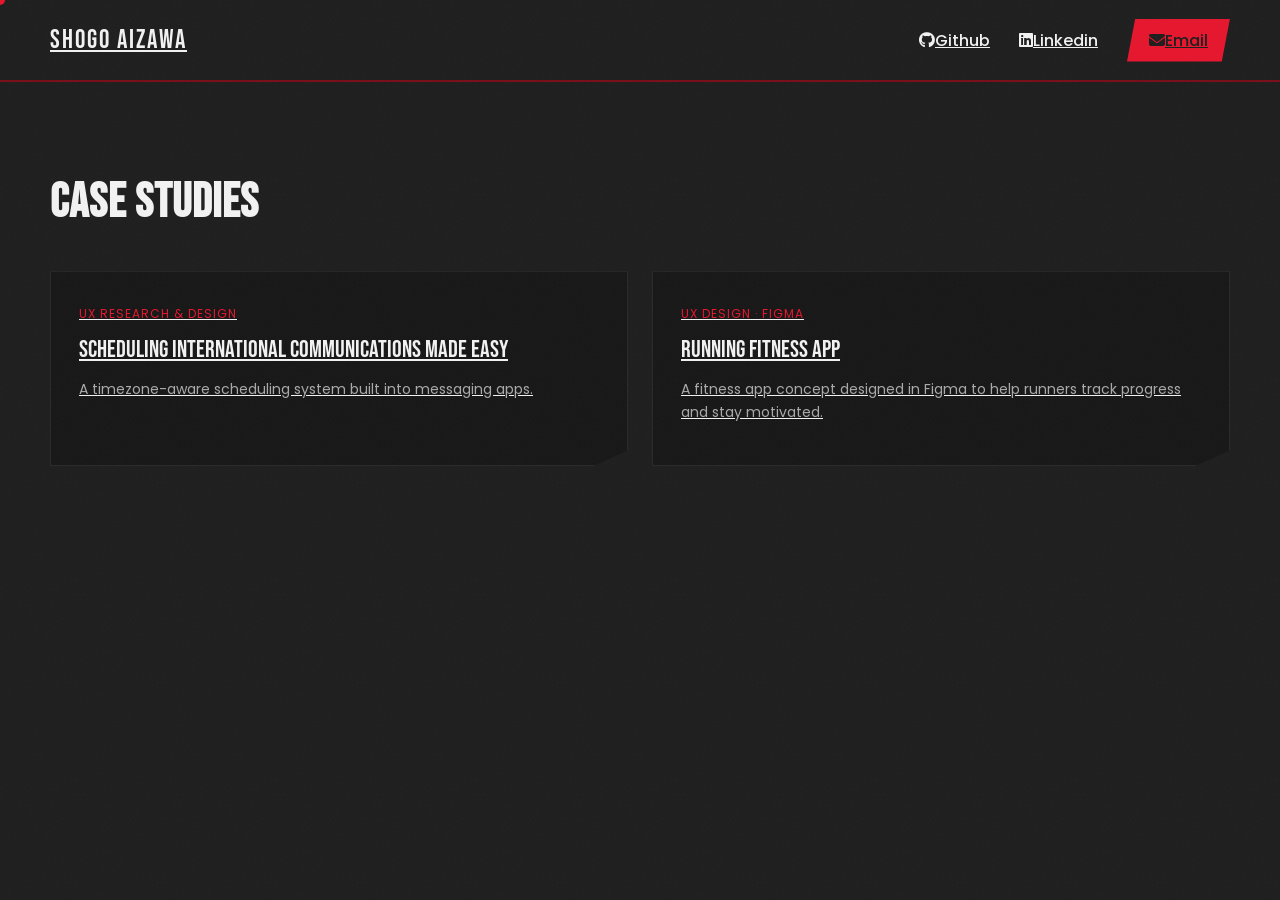
<file: casesstudies.html>
<!DOCTYPE html>
<html lang="en">
<head>
    <meta charset="UTF-8">
    <meta name="viewport" content="width=device-width, initial-scale=1.0">
    <link rel="preconnect" href="https://fonts.googleapis.com">
    <link href="https://fonts.googleapis.com/css2?family=Bebas+Neue&family=Poppins:wght@400;600&display=swap" rel="stylesheet">
    <link rel="stylesheet" href="https://cdnjs.cloudflare.com/ajax/libs/font-awesome/6.7.2/css/all.min.css" crossorigin="anonymous" referrerpolicy="no-referrer" />
    <link rel="stylesheet" href="Styles.css">
    <title>Case Studies | Shogo Aizawa</title>
</head>
<body>
    <!-- Grain Effect -->
    <div class="grain"></div>

    <div class="scroll-progress"></div>
    <nav>
        <div class="left"><a href="index.html">Shogo Aizawa</a></div>
        <div class="right">
            <a href="http://github.com" target="_blank" rel="noopener noreferrer"><i class="fa-brands fa-github"></i><span>Github</span></a>
            <a href="http://linkedin.com" target="_blank" rel="noopener noreferrer"><i class="fab fa-linkedin"></i><span>Linkedin</span></a>
            <a href="mailto:Shoait18@gmail.com"><i class="fa-solid fa-envelope"></i><span>Email</span></a>
        </div>
    </nav>

    <main class="cs-grid-page">
        <h1 class="reveal">Case Studies</h1>
        <div class="cs-grid">
            <a href="SNS_Timezone_Scheduling.html" class="cs-card reveal">
                <span class="cs-tag">UX Research &amp; Design</span>
                <h3>Scheduling International Communications Made Easy</h3>
                <p>A timezone-aware scheduling system built into messaging apps.</p>
            </a>
            <a href="casestudy-running-app.html" class="cs-card reveal">
                <span class="cs-tag">UX Design · Figma</span>
                <h3>Running Fitness App</h3>
                <p>A fitness app concept designed in Figma to help runners track progress and stay motivated.</p>
            </a>
            <!-- Add more .cs-card <a> blocks here as new case studies are built -->
        </div>
    </main>

    <div class="cursor-dot"></div>

    <script src="script.js"></script>

    <div class="page-transition"></div>
</body>
</html>
</file>
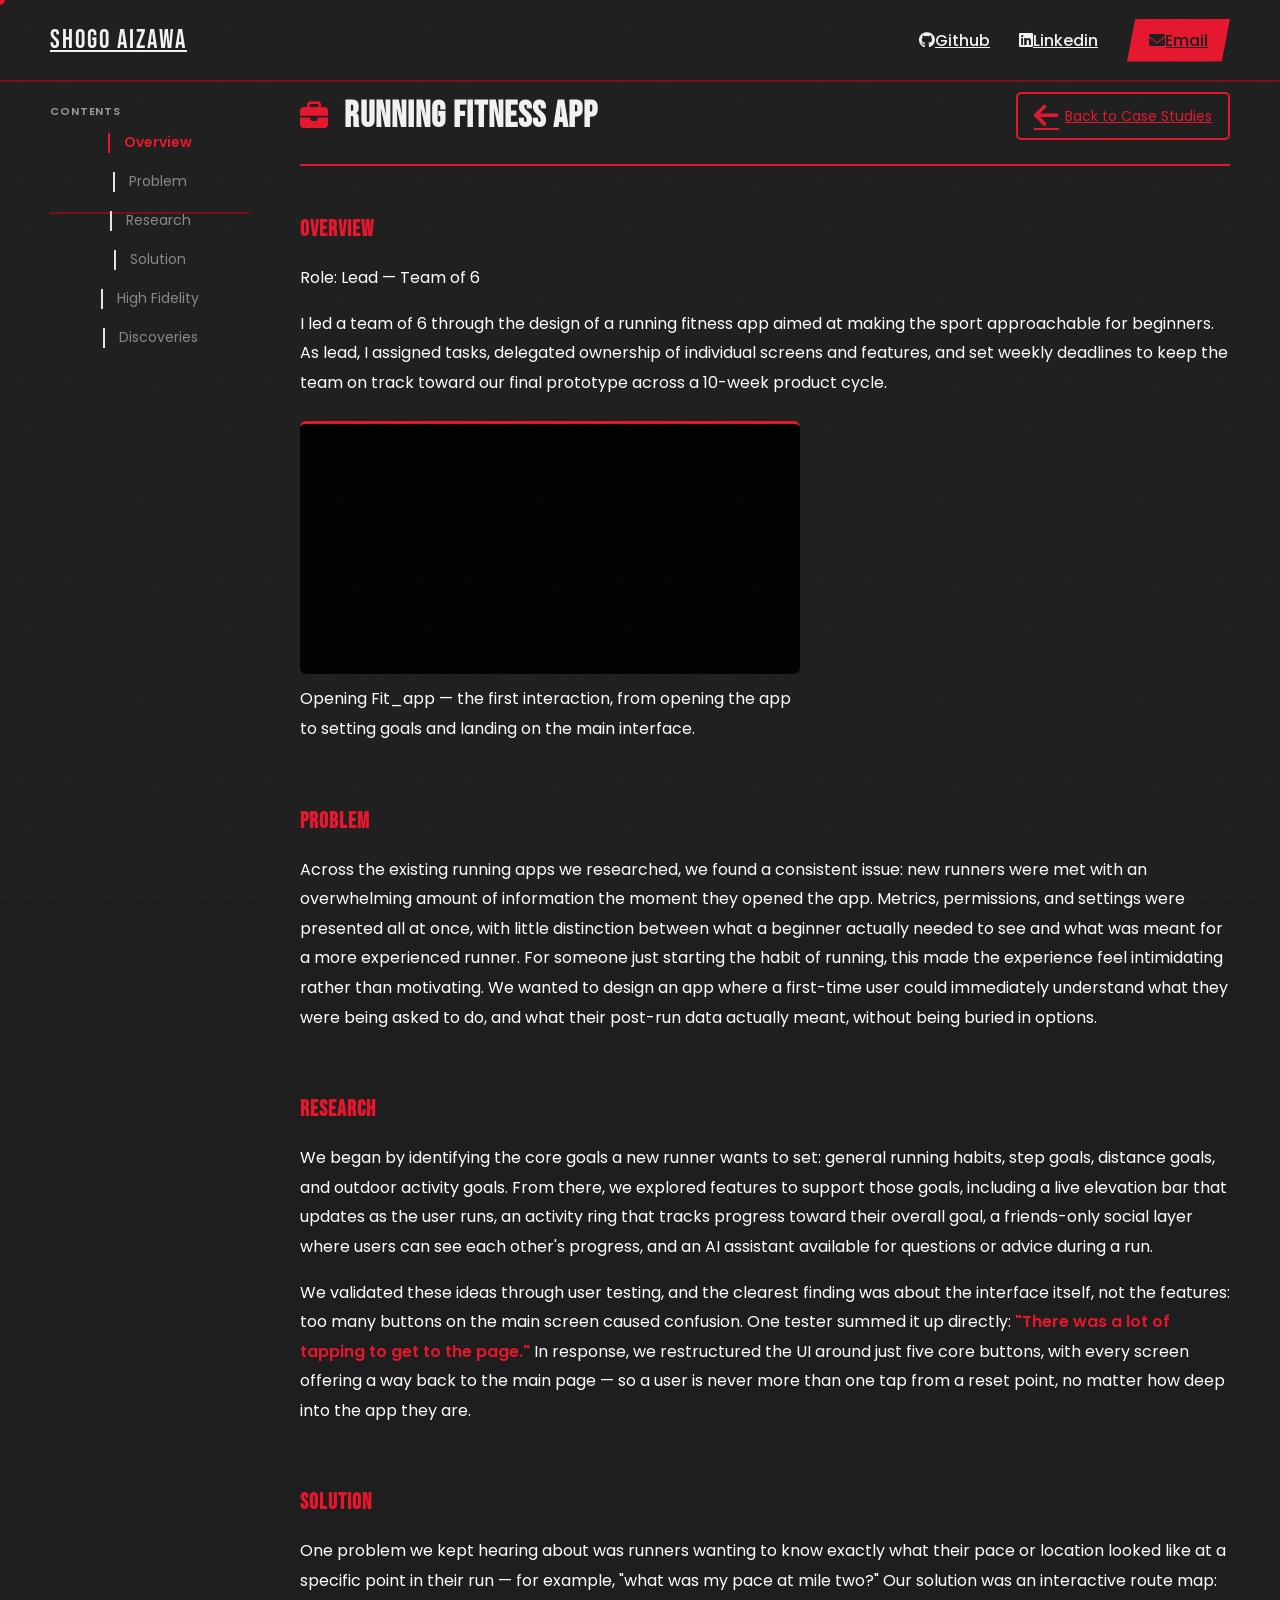
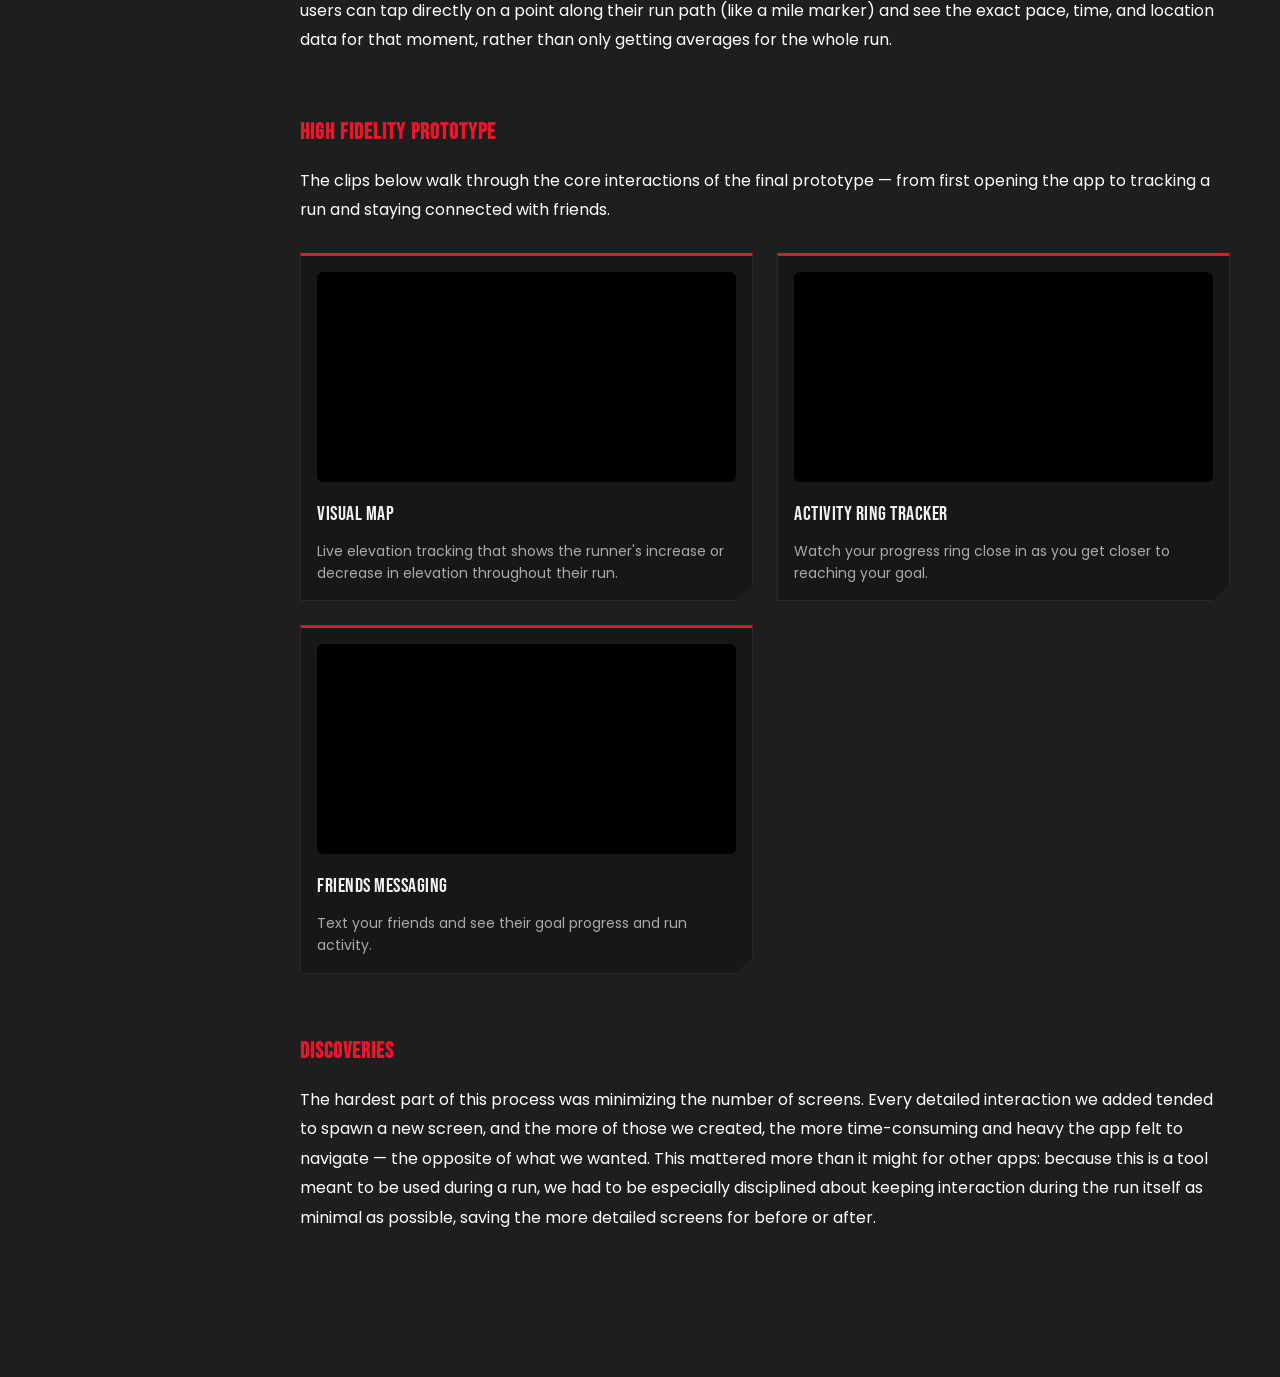
<file: casestudy-running-app.html>
<!DOCTYPE html>
<html lang="en">
<head>
    <meta charset="UTF-8">
    <meta name="viewport" content="width=device-width, initial-scale=1.0">
    <link rel="preconnect" href="https://fonts.googleapis.com">
    <link href="https://fonts.googleapis.com/css2?family=Bebas+Neue&family=Poppins:wght@400;600&display=swap" rel="stylesheet">
    <link rel="stylesheet" href="https://cdnjs.cloudflare.com/ajax/libs/font-awesome/6.7.2/css/all.min.css" crossorigin="anonymous" referrerpolicy="no-referrer" />
    <link rel="stylesheet" href="Styles.css">
    <title>Case Study | Shogo Aizawa</title>
</head>
<body>
    <div class="grain"></div>
    <div class="scroll-progress"></div>

    <nav>
        <div class="left"><a href="index.html">Shogo Aizawa</a></div>
        <div class="right">
            <a href="http://github.com" target="_blank" rel="noopener noreferrer"><i class="fa-brands fa-github"></i><span>Github</span></a>
            <a href="http://linkedin.com" target="_blank" rel="noopener noreferrer"><i class="fab fa-linkedin"></i><span>Linkedin</span></a>
            <a href="mailto:Shoait18@gmail.com"><i class="fa-solid fa-envelope"></i><span>Email</span></a>
        </div>
    </nav>

    <main class="casestudy-layout">
        <aside class="casestudy-sidebar">
            <p class="sidebar-label">Contents</p>
            <nav class="sidebar-nav">
                <a href="#overview" class="sidebar-link active">Overview</a>
                <a href="#problem" class="sidebar-link">Problem</a>
                <a href="#research" class="sidebar-link">Research</a>
                <a href="#solution" class="sidebar-link">Solution</a>
                <a href="#high-fidelity" class="sidebar-link">High Fidelity</a>
                <a href="#discoveries" class="sidebar-link">Discoveries</a>
            </nav>
        </aside>

        <section class="casestudy-section">
            <div class="casestudy-content">
                <div class="casestudy-header">
                    <i class="fa-solid fa-briefcase"></i>
                    <h1>Running Fitness App</h1>
                    <a href="casesstudies.html" class="back-link">
                        <i class="fa-solid fa-arrow-left"></i>
                        <span>Back to Case Studies</span>
                    </a>
                </div>

                <div id="overview" class="casestudy-block">
                    <h2>Overview</h2>
                    <p>Role: Lead — Team of 6</p>
                    <p>I led a team of 6 through the design of a running fitness app aimed at making the sport approachable for beginners. As lead, I assigned tasks, delegated ownership of individual screens and features, and set weekly deadlines to keep the team on track toward our final prototype across a 10-week product cycle.</p>
                
                    <div class="overview-video">
                        <video src="Videos/Opening Fit_app.mov" autoplay loop muted playsinline></video>
                        <p class="video-caption">Opening Fit_app — the first interaction, from opening the app to setting goals and landing on the main interface.</p>
                    </div>
                </div>
                
                <div id="problem" class="casestudy-block">
                    <h2>Problem</h2>
                    <p>Across the existing running apps we researched, we found a consistent issue: new runners were met with an overwhelming amount of information the moment they opened the app. Metrics, permissions, and settings were presented all at once, with little distinction between what a beginner actually needed to see and what was meant for a more experienced runner. For someone just starting the habit of running, this made the experience feel intimidating rather than motivating. We wanted to design an app where a first-time user could immediately understand what they were being asked to do, and what their post-run data actually meant, without being buried in options.</p>
                </div>
                
                <div id="research" class="casestudy-block">
                    <h2>Research</h2>
                    <p>We began by identifying the core goals a new runner wants to set: general running habits, step goals, distance goals, and outdoor activity goals. From there, we explored features to support those goals, including a live elevation bar that updates as the user runs, an activity ring that tracks progress toward their overall goal, a friends-only social layer where users can see each other's progress, and an AI assistant available for questions or advice during a run.</p>
                    <p>We validated these ideas through user testing, and the clearest finding was about the interface itself, not the features: too many buttons on the main screen caused confusion. One tester summed it up directly: <em>"There was a lot of tapping to get to the page."</em> In response, we restructured the UI around just five core buttons, with every screen offering a way back to the main page — so a user is never more than one tap from a reset point, no matter how deep into the app they are.</p>
                </div>
                
                <div id="solution" class="casestudy-block">
                    <h2>Solution</h2>
                    <p>One problem we kept hearing about was runners wanting to know exactly what their pace or location looked like at a specific point in their run — for example, "what was my pace at mile two?" Our solution was an interactive route map: users can tap directly on a point along their run path (like a mile marker) and see the exact pace, time, and location data for that moment, rather than only getting averages for the whole run.</p>
                </div>
                
                <div id="high-fidelity" class="casestudy-block">
                    <h2>High Fidelity Prototype</h2>
                    <p>The clips below walk through the core interactions of the final prototype — from first opening the app to tracking a run and staying connected with friends.</p>
                
                    <div class="feature-video-grid">
                        <div class="feature-video-card">
                            <video src="Videos/Visual Map.mov" autoplay loop muted playsinline></video>
                            <h3>Visual Map</h3>
                            <p>Live elevation tracking that shows the runner's increase or decrease in elevation throughout their run.</p>
                        </div>
                
                        <div class="feature-video-card">
                            <video src="Videos/Activity Ring Tracker.mov" autoplay loop muted playsinline></video>
                            <h3>Activity Ring Tracker</h3>
                            <p>Watch your progress ring close in as you get closer to reaching your goal.</p>
                        </div>
                
                        <div class="feature-video-card">
                            <video src="Videos/Friend Messaging.mov" autoplay loop muted playsinline></video>
                            <h3>Friends Messaging</h3>
                            <p>Text your friends and see their goal progress and run activity.</p>
                        </div>
                    </div>
                </div>
                
                <div id="discoveries" class="casestudy-block">
                    <h2>Discoveries</h2>
                    <p>The hardest part of this process was minimizing the number of screens. Every detailed interaction we added tended to spawn a new screen, and the more of those we created, the more time-consuming and heavy the app felt to navigate — the opposite of what we wanted. This mattered more than it might for other apps: because this is a tool meant to be used during a run, we had to be especially disciplined about keeping interaction during the run itself as minimal as possible, saving the more detailed screens for before or after.</p>
                </div>
            </div>
        </section>
    </main>

    <div class="cursor-dot"></div>
    <script src="script.js"></script>
    <div class="page-transition"></div>
</body>
</html>
</file>
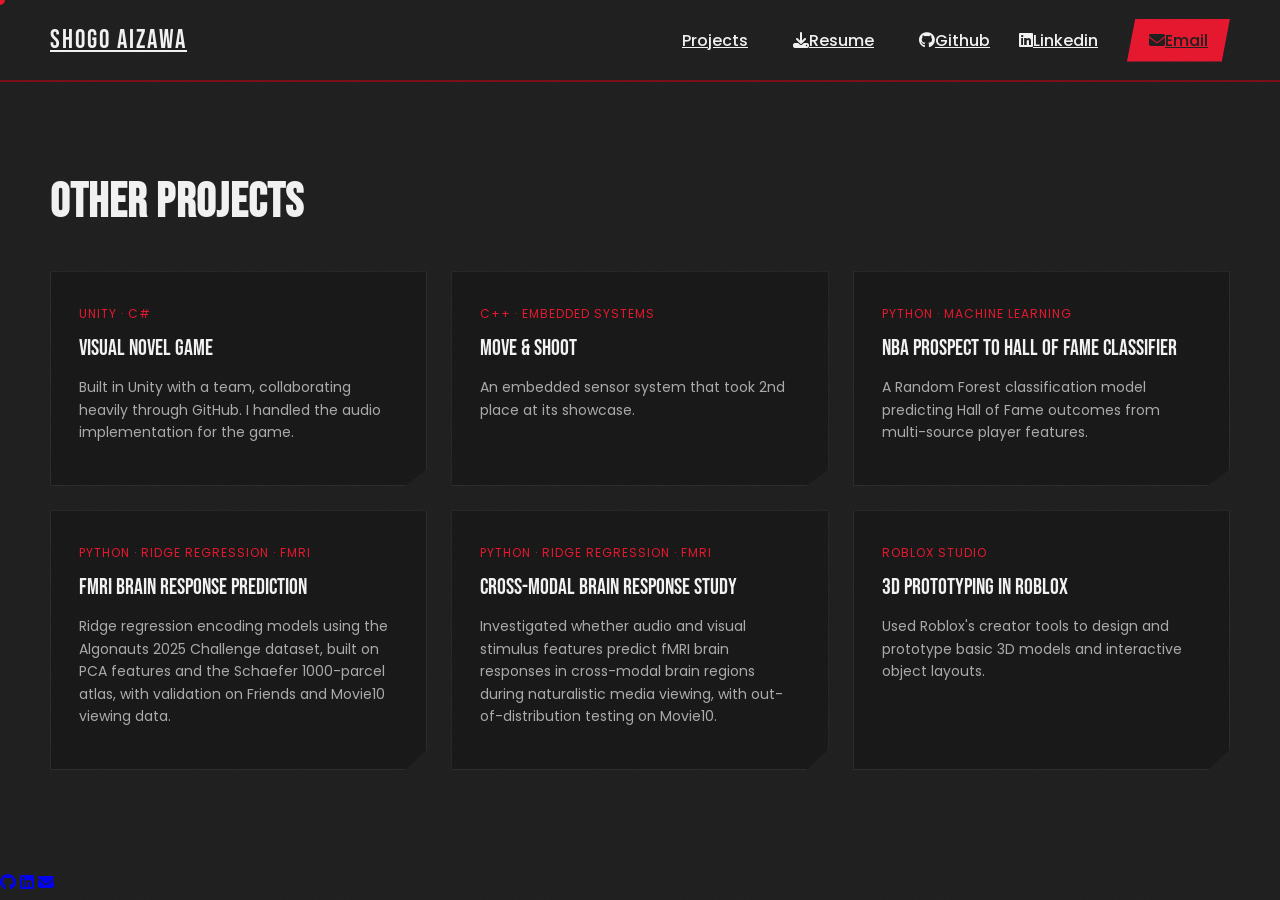
<file: projects.html>
<!DOCTYPE html>
<html lang="en">
<head>
    <meta charset="UTF-8">
    <meta name="viewport" content="width=device-width, initial-scale=1.0">
    <link rel="preconnect" href="https://fonts.googleapis.com">
    <link href="https://fonts.googleapis.com/css2?family=Bebas+Neue&family=Poppins:wght@400;600&display=swap" rel="stylesheet">
    <link rel="stylesheet" href="https://cdnjs.cloudflare.com/ajax/libs/font-awesome/6.7.2/css/all.min.css" crossorigin="anonymous" referrerpolicy="no-referrer" />
    <link rel="stylesheet" href="Styles.css">
    <title>Projects | Shogo Aizawa</title>
</head>
<body>
    <div class="grain"></div>

    <nav>
        <div class="left"><a href="index.html">Shogo Aizawa</a></div>
        <div class="right">
            <a href="projects.html">Projects</a>
            <a href="Resume.pdf" download class="resume-btn"><i class="fa-solid fa-download"></i><span>Resume</span></a>
            <a href="http://github.com" target="_blank" rel="noopener noreferrer"><i class="fa-brands fa-github"></i><span>Github</span></a>
            <a href="http://linkedin.com" target="_blank" rel="noopener noreferrer"><i class="fab fa-linkedin"></i><span>Linkedin</span></a>
            <a href="mailto:Shoait18@gmail.com"><i class="fa-solid fa-envelope"></i><span>Email</span></a>
        </div>
    </nav>

    <main class="cs-grid-page">
        <h1 class="reveal">Other Projects</h1>

        <div class="projects-grid">
            <div class="project-card reveal">
                <span class="cs-tag">Unity · C#</span>
                <h3>Visual Novel Game</h3>
                <p>Built in Unity with a team, collaborating heavily through GitHub. I handled the audio implementation for the game.</p>
            </div>

            <div class="project-card reveal">
                <span class="cs-tag">C++ · Embedded Systems</span>
                <h3>Move &amp; Shoot</h3>
                <p>An embedded sensor system that took 2nd place at its showcase.</p>
            </div>

            <div class="project-card reveal">
                <span class="cs-tag">Python · Machine Learning</span>
                <h3>NBA Prospect to Hall of Fame Classifier</h3>
                <p>A Random Forest classification model predicting Hall of Fame outcomes from multi-source player features.</p>
            </div>

            <div class="project-card reveal">
                <span class="cs-tag">Python · Ridge Regression · fMRI</span>
                <h3>fMRI Brain Response Prediction</h3>
                <p>Ridge regression encoding models using the Algonauts 2025 Challenge dataset, built on PCA features and the Schaefer 1000-parcel atlas, with validation on Friends and Movie10 viewing data.</p>
            </div>

            <div class="project-card reveal">
                <span class="cs-tag">Python · Ridge Regression · fMRI</span>
                <h3>Cross-Modal Brain Response Study</h3>
                <p>Investigated whether audio and visual stimulus features predict fMRI brain responses in cross-modal brain regions during naturalistic media viewing, with out-of-distribution testing on Movie10.</p>
            </div>

            <div class="project-card reveal">
                <span class="cs-tag">Roblox Studio</span>
                <h3>3D Prototyping in Roblox</h3>
                <p>Used Roblox's creator tools to design and prototype basic 3D models and interactive object layouts.</p>
            </div>
        </div>
    </main>

    <footer class="site-footer">
        <div class="footer-right">
            <a href="http://github.com" target="_blank" rel="noopener noreferrer"><i class="fa-brands fa-github"></i></a>
            <a href="http://linkedin.com" target="_blank" rel="noopener noreferrer"><i class="fab fa-linkedin"></i></a>
            <a href="mailto:Shoait18@gmail.com"><i class="fa-solid fa-envelope"></i></a>
        </div>
    </footer>

    <div class="cursor-dot"></div>
    <script src="script.js"></script>
</body>
</html>
</file>
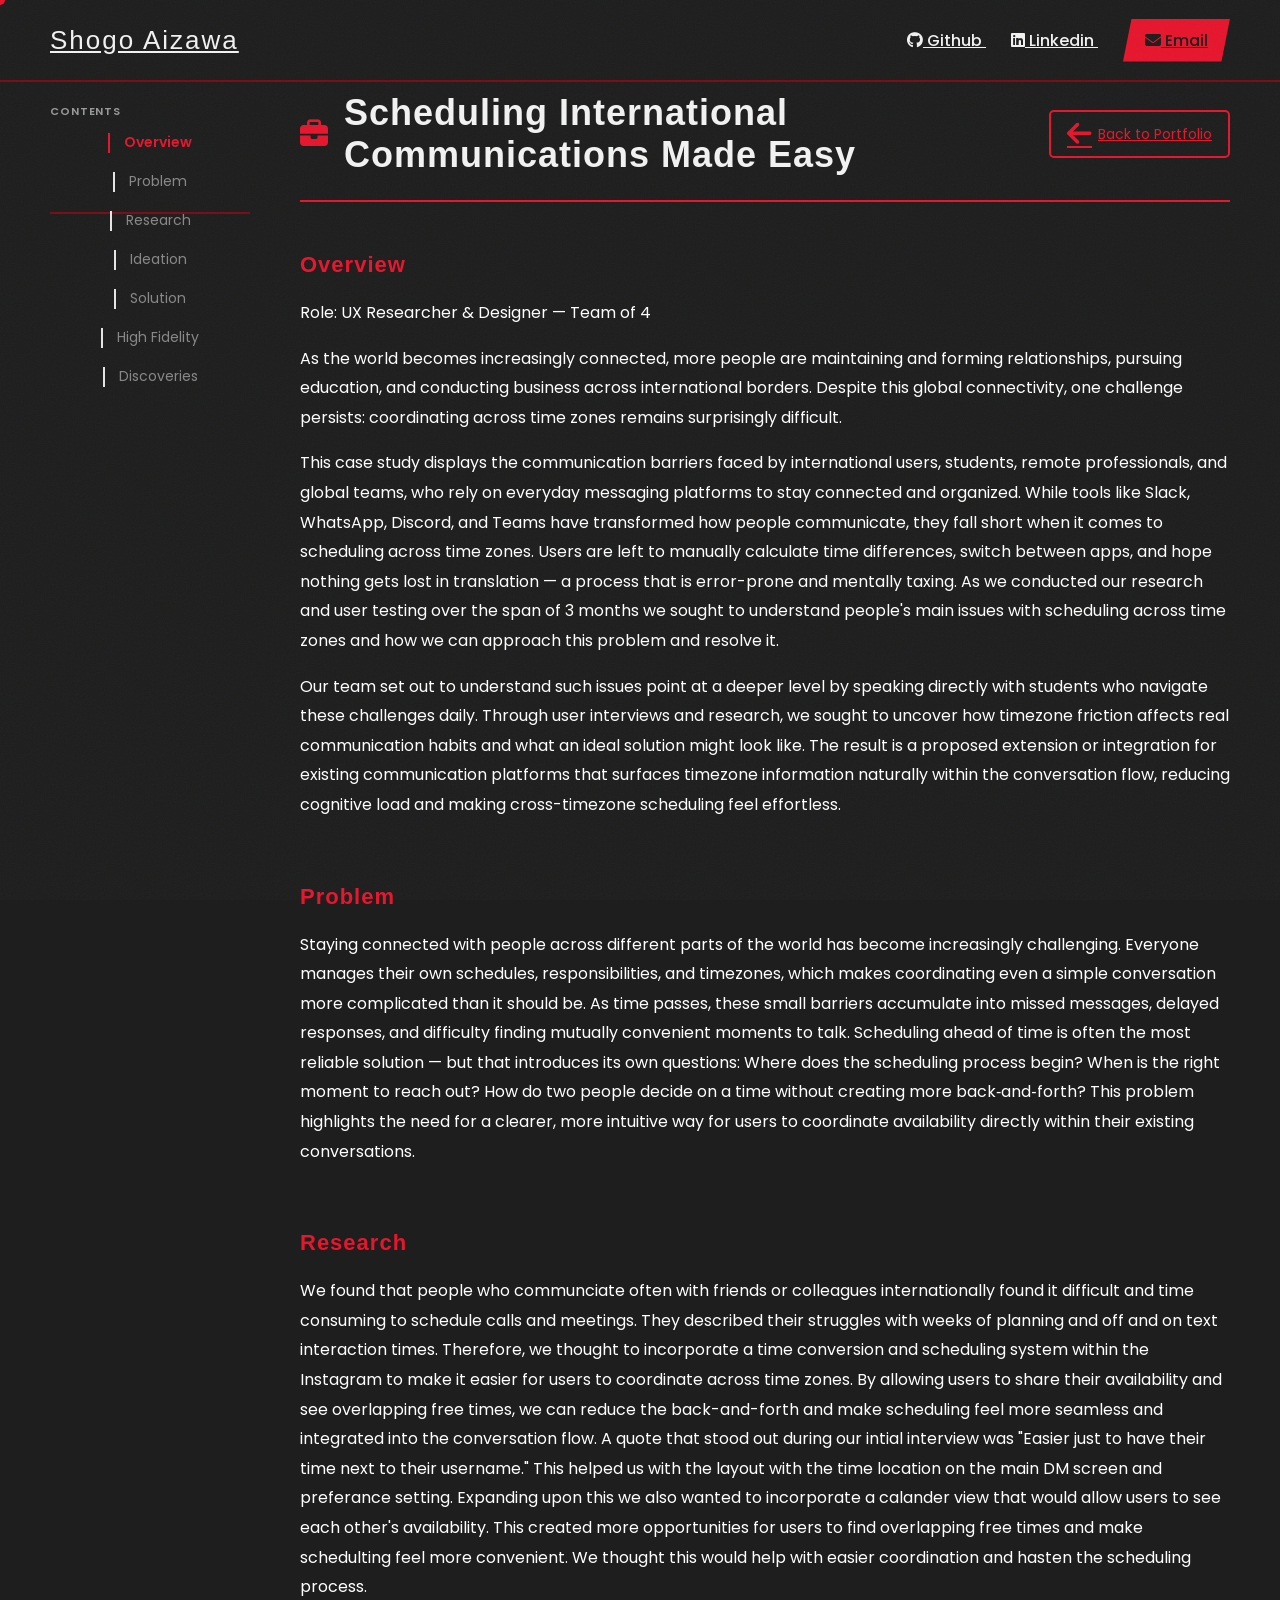
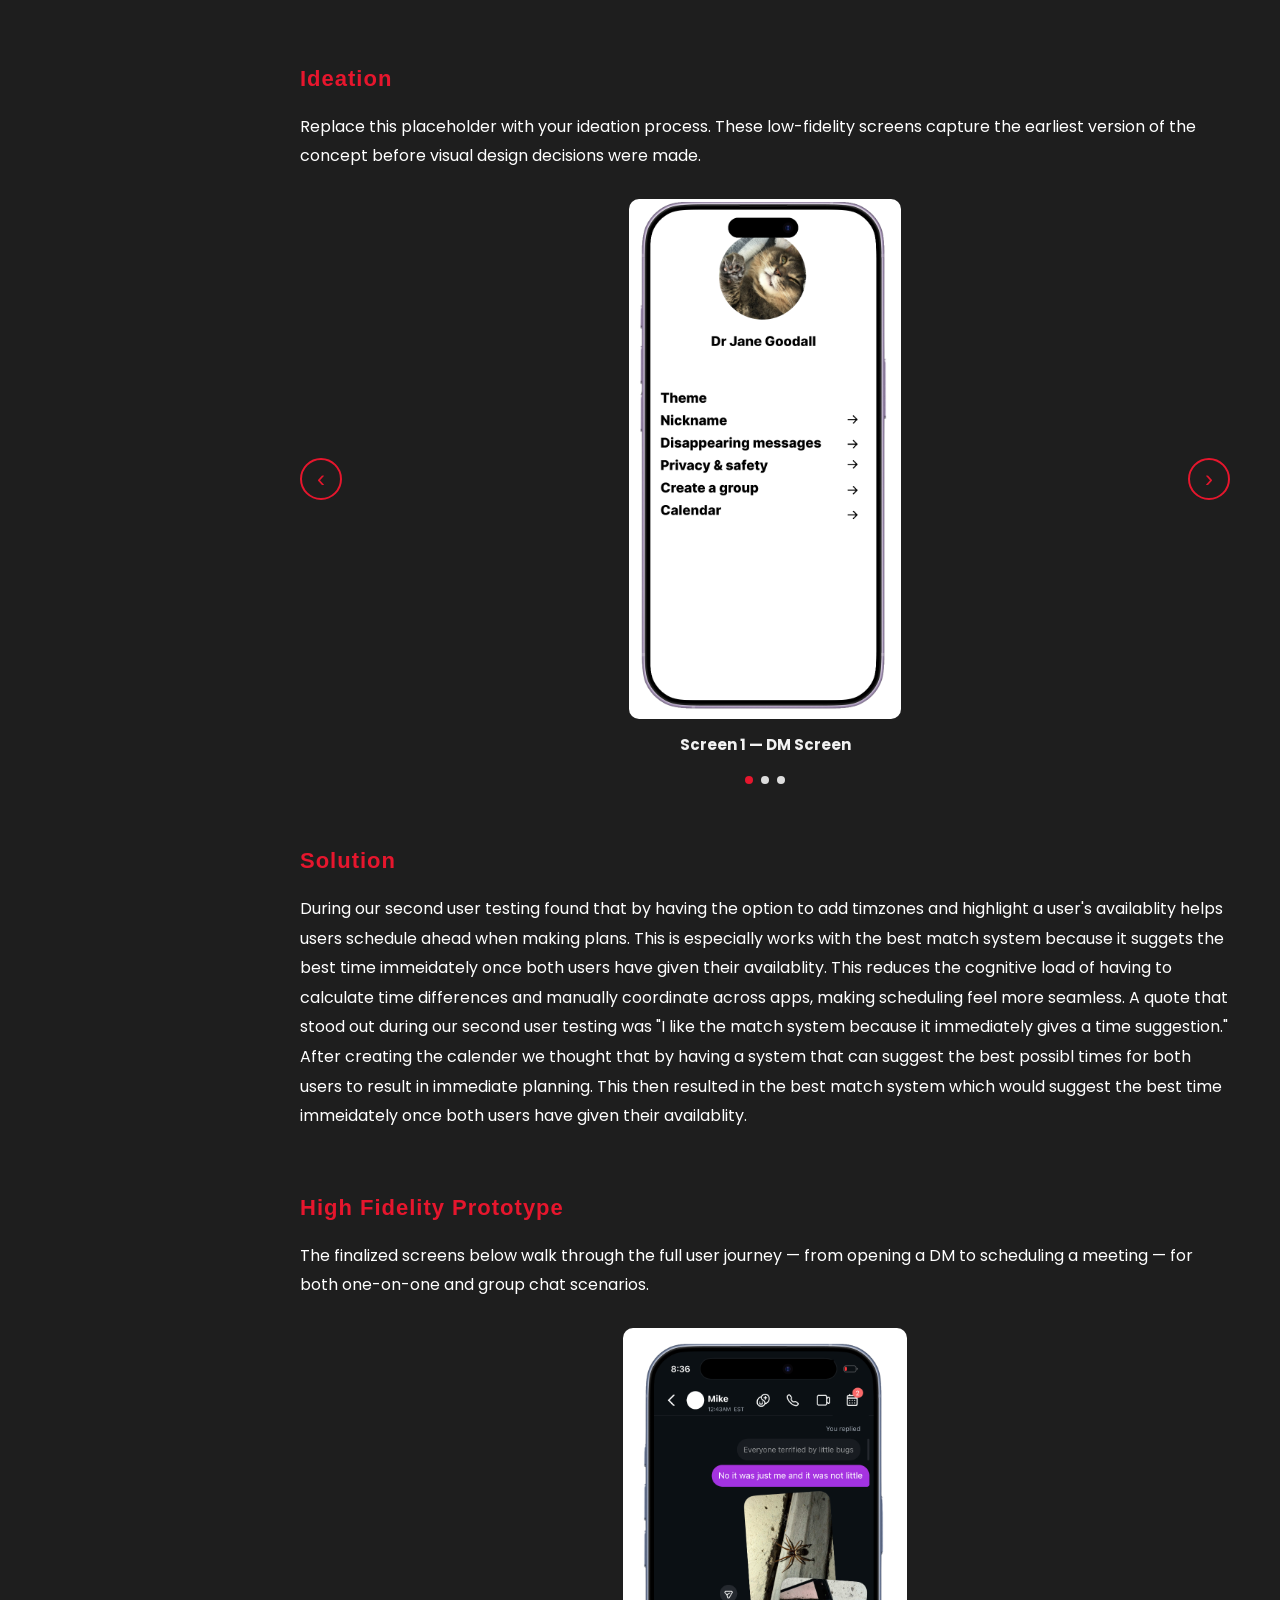
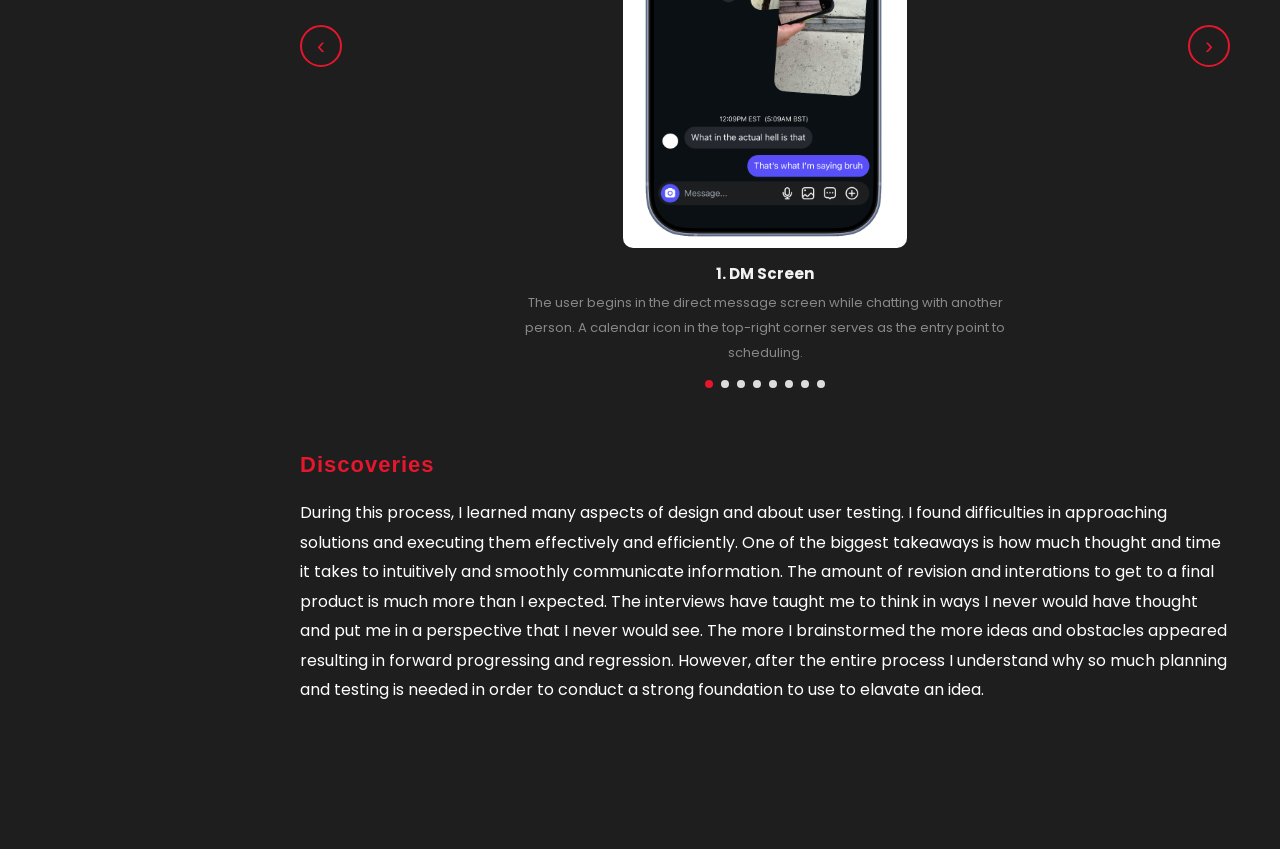
<file: SNS_Timezone_Scheduling.html>
<!DOCTYPE html>
<html lang="en">
<head>
    <meta charset="UTF-8">
    <meta http-equiv="X-UA-Compatible" content="IE=edge">
    <meta name="viewport" content="width=device-width, initial-scale=1.0">

    <link rel="preconnect" href="https://fonts.googleapis.com">
    <link rel="preconnect" href="https://fonts.gstatic.com" crossorigin>
    <link href="https://fonts.googleapis.com/css2?family=Poppins:wght@400;600&display=swap" rel="stylesheet">
    <link rel="stylesheet" href="https://cdnjs.cloudflare.com/ajax/libs/font-awesome/6.7.2/css/all.min.css" crossorigin="anonymous" referrerpolicy="no-referrer" />
    <link rel="stylesheet" href="Styles.css">

    <title>Case Study | Shogo Aizawa</title>
</head>
<body>

    <!-- Grain Effect -->
    <div class="grain"></div>
    <div class="scroll-progress"></div>

    <nav>
        <div class="left">
            <a href="index.html">Shogo Aizawa</a>
        </div>
        <div class="right">
            <a href="http://github.com" target="_blank" rel="noopener noreferrer">
                <i class="fa-brands fa-github"></i>
                <span>Github</span>
            </a>
            <a href="http://linkedin.com" target="_blank" rel="noopener noreferrer">
                <i class="fab fa-linkedin"></i>
                <span>Linkedin</span>
            </a>
            <a href="mailto:Shoait18@gmail.com">
                <i class="fa-solid fa-envelope"></i>
                <span>Email</span>
            </a>
        </div>
    </nav>

    <main class="casestudy-layout">

        <!-- SIDEBAR -->
        <aside class="casestudy-sidebar">
            <p class="sidebar-label">Contents</p>
            <nav class="sidebar-nav">
                <a href="#overview"      class="sidebar-link active">Overview</a>
                <a href="#problem"       class="sidebar-link">Problem</a>
                <a href="#research"      class="sidebar-link">Research</a>
                <a href="#ideation"      class="sidebar-link">Ideation</a>
                <a href="#solution"      class="sidebar-link">Solution</a>
                <a href="#high-fidelity" class="sidebar-link">High Fidelity</a>
                <a href="#discoveries"   class="sidebar-link">Discoveries</a>
            </nav>
        </aside>

        <!-- MAIN CONTENT -->
        <section class="casestudy-section">
            <div class="casestudy-content">

                <div class="casestudy-header">
                    <i class="fa-solid fa-briefcase"></i>
                    <h1>Scheduling International Communications Made Easy</h1>
                    <a href="index.html" class="back-link">
                        <i class="fa-solid fa-arrow-left"></i>
                        <span>Back to Portfolio</span>
                    </a>
                </div>

                <!-- OVERVIEW -->
                <div id="overview" class="casestudy-block">
                    <h2>Overview</h2>
                    <p>Role: UX Researcher & Designer — Team of 4</p>
                    <p>As the world becomes increasingly connected, more people are maintaining and forming relationships, pursuing education, and conducting business across international borders. Despite this global connectivity, one challenge persists: coordinating across time zones remains surprisingly difficult.</p>
                    <p>This case study displays the communication barriers faced by international users, students, remote professionals, and global teams, who rely on everyday messaging platforms to stay connected and organized. While tools like Slack, WhatsApp, Discord, and Teams have transformed how people communicate, they fall short when it comes to scheduling across time zones. Users are left to manually calculate time differences, switch between apps, and hope nothing gets lost in translation — a process that is error-prone and mentally taxing.
                        As we conducted our research and user testing over the span of 3 months we sought to understand people's main issues with scheduling across time zones and how we can approach this problem and resolve it. 
                    </p>
                    <p>Our team set out to understand such issues point at a deeper level by speaking directly with students who navigate these challenges daily. Through user interviews and research, we sought to uncover how timezone friction affects real communication habits and what an ideal solution might look like. The result is a proposed extension or integration for existing communication platforms that surfaces timezone information naturally within the conversation flow, reducing cognitive load and making cross-timezone scheduling feel effortless.</p>
                </div>

                <!-- PROBLEM -->
                <div id="problem" class="casestudy-block">
                    <h2>Problem</h2>
                    <p>Staying connected with people across different parts of the world has become increasingly challenging. Everyone manages their own schedules, responsibilities, and timezones, which makes coordinating even a simple conversation more complicated than it should be.
                        As time passes, these small barriers accumulate into missed messages, delayed responses, and difficulty finding mutually convenient moments to talk. Scheduling ahead of time is often the most reliable solution — but that introduces its own questions: Where does the scheduling process begin? When is the right moment to reach out? 
                        How do two people decide on a time without creating more back‑and‑forth? This problem highlights the need for a clearer, 
                        more intuitive way for users to coordinate availability directly within their existing conversations.</p>
                </div>

                <!-- RESEARCH -->
                <div id="research" class="casestudy-block">
                    <h2>Research</h2>
                    <p>We found that people who communciate often with friends or colleagues internationally found it difficult and time consuming to schedule calls and meetings. They described their struggles with weeks of planning and off and on text interaction times. 
                        Therefore, we thought to incorporate a time conversion and scheduling system within the Instagram to make it easier for users to coordinate across time zones. By allowing users to share their availability and see overlapping free times, we can reduce the back-and-forth and make scheduling feel more seamless and integrated into the conversation flow.
                        A quote that stood out during our intial interview was "Easier just to have their time next to their username." This helped us with the layout with the time location on the main DM screen and preferance setting. Expanding upon this we also wanted to incorporate a calander view that would allow users to see each other's availability. This created more opportunities for users to find overlapping free times and make schedulting feel more convenient.
                        We thought this would help with easier coordination and hasten the scheduling process. 
                    </p>
                </div>

                <!-- IDEATION -->
                <div id="ideation" class="casestudy-block">
                    <h2>Ideation</h2>
                    <p>Replace this placeholder with your ideation process. These low-fidelity screens capture the earliest version of the concept before visual design decisions were made.</p>

                    <div class="carousel" id="carousel-lofi">
                        <button class="carousel-btn prev" onclick="moveCarousel('carousel-lofi', -1)">&#8249;</button>
                        <div class="carousel-track-wrapper">
                            <div class="carousel-track">

                                <figure class="carousel-slide">
                                    <img src="Images/Lo-fi Prototype Screen 1.png" alt="Lo-fi Screen 1" class="prototype-img">
                                    <figcaption>
                                        <strong>Screen 1 — DM Screen</strong>
                                    </figcaption>
                                </figure>

                                <figure class="carousel-slide">
                                    <img src="Images/Lo-fi Prototype Screen 2.png" alt="Lo-fi Screen 2" class="prototype-img">
                                    <figcaption>
                                        <strong>Screen 2 — Calendar Screen</strong>
                                    </figcaption>
                                </figure>

                                <figure class="carousel-slide">
                                    <img src="Images/Lo-fi Prototype Screen 3.png" alt="Lo-fi Screen 3" class="prototype-img">
                                    <figcaption>
                                        <strong>Screen 3 — Timezone Settings</strong>
                                    </figcaption>
                                </figure>

                            </div>
                        </div>
                        <button class="carousel-btn next" onclick="moveCarousel('carousel-lofi', 1)">&#8250;</button>
                    </div>
                    <div class="carousel-dots" id="dots-carousel-lofi"></div>
                </div>

                <!-- SOLUTION -->
                <div id="solution" class="casestudy-block">
                    <h2>Solution</h2>
                    <p>During our second user testing found that by having the option to add timzones and highlight a user's availablity helps users schedule ahead when making plans. This is especially works with the best match system because it suggets the best time immeidately once both users
                        have given their availablity. This reduces the cognitive load of having to calculate time differences and manually coordinate across apps, making scheduling feel more seamless. A quote that stood out during our second user testing was "I like the match system because it immediately gives a time suggestion." 
                        After creating the calender we thought that by having a system that can suggest the best possibl times for both users to result in immediate planning. This then resulted in the best match system which would suggest the best time immeidately once both users have given their availablity. 
                    </p>
                </div>

                <!-- HIGH FIDELITY -->
                <div id="high-fidelity" class="casestudy-block">
                    <h2>High Fidelity Prototype</h2>
                    <p>The finalized screens below walk through the full user journey — from opening a DM to scheduling a meeting — for both one-on-one and group chat scenarios.</p>

                    <div class="carousel" id="carousel-hifi">
                        <button class="carousel-btn prev" onclick="moveCarousel('carousel-hifi', -1)">&#8249;</button>
                        <div class="carousel-track-wrapper">
                            <div class="carousel-track">

                                <!-- Slide 1: DM Screen -->
                                <figure class="carousel-slide">
                                    <img src="Images/Final Design Dm Screen 1.png" alt="DM Screen" class="prototype-img">
                                    <figcaption>
                                        <strong>1. DM Screen</strong>
                                        <span>The user begins in the direct message screen while chatting with another person. A calendar icon in the top-right corner serves as the entry point to scheduling.</span>
                                    </figcaption>
                                </figure>

                                <!-- Slide 2: Calendar -->
                                <figure class="carousel-slide">
                                    <img src="Images/Final Design Calendar 1.png" alt="Calendar Screen" class="prototype-img">
                                    <figcaption>
                                        <strong>2. Open Calendar Screen</strong>
                                        <span>Tapping the calendar icon brings the user to the Calendar screen, where they can highlight their availability.</span>
                                    </figcaption>
                                </figure>

                                <!-- Slide 3: Timezone -->
                                <figure class="carousel-slide">
                                    <img src="Images/Final Design Time zone 1.png" alt="Timezone Settings" class="prototype-img">
                                    <figcaption>
                                        <strong>3. Timezone Settings</strong>
                                        <span>A timezone icon opens the Timezone screen, where the user can select their timezone and toggle it on or off.</span>
                                    </figcaption>
                                </figure>

                                <!-- Slide 4: Best Match -->
                                <figure class="carousel-slide">
                                    <img src="Images/Final Design Best Match 1.png" alt="Best Match" class="prototype-img">
                                    <figcaption>
                                        <strong>4. Best Match</strong>
                                        <span>The system generates a ranked list of the best mutual meeting times based on both users' highlighted availability.</span>
                                    </figcaption>
                                </figure>

                                <!-- Slide 5: Call screens (3 images side by side) -->
                                <figure class="carousel-slide">
                                    <div class="multi-img-slide">
                                        <img src="Images/Final Design Call 1.png" alt="Call Screen 1" class="prototype-img-multi">
                                        <img src="Images/Final Design Call 2.png" alt="Call Screen 2" class="prototype-img-multi">
                                        <img src="Images/Final Design Call 3.png" alt="Call Screen 3" class="prototype-img-multi">
                                    </div>
                                    <figcaption>
                                        <strong>5. Send &amp; Accept Invitation</strong>
                                        <span>The user selects a time and sends an invitation. The recipient can accept the proposed time or reschedule by choosing another overlapping option.</span>
                                    </figcaption>
                                </figure>

                                <!-- Slide 6: Group Chat DM -->
                                <figure class="carousel-slide">
                                    <img src="Images/High-Fi Group chat screen 1.png" alt="Group Chat DM Screen" class="prototype-img">
                                    <figcaption>
                                        <strong>6. Group Chat — DM Screen</strong>
                                        <span>The same scheduling flow works within a group chat, allowing multiple participants to coordinate across time zones simultaneously.</span>
                                    </figcaption>
                                </figure>

                                <!-- Slide 7: Group Chat Availability -->
                                <figure class="carousel-slide">
                                    <img src="Images/High-Fi Group chat availability screen 2.png" alt="Group Chat Availability" class="prototype-img">
                                    <figcaption>
                                        <strong>7. Group Chat — Availability</strong>
                                        <span>All group members highlight their availability. The system overlays each person's schedule to identify the best shared windows.</span>
                                    </figcaption>
                                </figure>

                                <!-- Slide 8: Group Chat Calendar -->
                                <figure class="carousel-slide">
                                    <img src="Images/High-Fi Group chat calander screen 3.png" alt="Group Chat Calendar" class="prototype-img">
                                    <figcaption>
                                        <strong>8. Group Chat — Calendar</strong>
                                        <span>The group calendar view displays overlapping availability and surfaces the best meeting times for all participants.</span>
                                    </figcaption>
                                </figure>

                            </div>
                        </div>
                        <button class="carousel-btn next" onclick="moveCarousel('carousel-hifi', 1)">&#8250;</button>
                    </div>
                    <div class="carousel-dots" id="dots-carousel-hifi"></div>
                </div>

                <!-- DISCOVERIES -->
                <div id="discoveries" class="casestudy-block">
                    <h2>Discoveries</h2>
                    <p>During this process, I learned many aspects of design and about user testing. I found difficulties in approaching solutions and executing them effectively and efficiently. One of the biggest takeaways is how much thought and time it takes to intuitively and smoothly communicate information. The amount of revision and interations to get to a final product is much more than I expected.
                        The interviews have taught me to think in ways I never would have thought and put me in a perspective that I never would see. The more I brainstormed the more ideas and obstacles appeared resulting in forward progressing and regression. However, after the entire process I understand why so much planning and testing is needed in order to conduct a strong foundation to use to elavate an idea. </p>
                </div>

            </div>
        </section>
        
        <div class="cursor-dot"></div>

        <script src="script.js"></script>
    </main>

    
    

    <script>
        // ── Scroll spy ────────────────────────────────────
        const sections = document.querySelectorAll('.casestudy-block');
        const links    = document.querySelectorAll('.sidebar-link');

        const observer = new IntersectionObserver((entries) => {
            entries.forEach(entry => {
                if (entry.isIntersecting) {
                    links.forEach(l => l.classList.remove('active'));
                    const active = document.querySelector(`.sidebar-link[href="#${entry.target.id}"]`);
                    if (active) active.classList.add('active');
                }
            });
        }, { rootMargin: '-20% 0px -70% 0px' });

        sections.forEach(s => observer.observe(s));

        // ── Carousel ──────────────────────────────────────
        const carouselState = {};

        function initCarousel(id) {
            const carousel = document.getElementById(id);
            const slides   = carousel.querySelectorAll('.carousel-slide');
            const dotsWrap = document.getElementById('dots-' + id);

            carouselState[id] = 0;

            slides.forEach((_, i) => {
                const dot = document.createElement('button');
                dot.classList.add('carousel-dot');
                if (i === 0) dot.classList.add('active');
                dot.setAttribute('aria-label', 'Go to slide ' + (i + 1));
                dot.addEventListener('click', () => goToSlide(id, i));
                dotsWrap.appendChild(dot);
            });
        }

        function goToSlide(id, index) {
            const carousel = document.getElementById(id);
            const slides   = carousel.querySelectorAll('.carousel-slide');
            const track    = carousel.querySelector('.carousel-track');
            const dots     = document.querySelectorAll('#dots-' + id + ' .carousel-dot');

            index = (index + slides.length) % slides.length;
            carouselState[id] = index;

            track.style.transform = `translateX(-${index * 100}%)`;
            dots.forEach(d => d.classList.remove('active'));
            dots[index].classList.add('active');
        }

        function moveCarousel(id, direction) {
            goToSlide(id, carouselState[id] + direction);
        }

        initCarousel('carousel-lofi');
        initCarousel('carousel-hifi');
    </script>

    <div class="page-transition"></div>
</body>
</html>
</file>
<file: Styles.css>
:root {
    --text-color: #f2f2f2;
    --bg-color: #1e1e1e;
    --surface-color: #171717;
    --accent-red: #e6162d;
    --accent-red-dim: #7a0d18;
    --link-color: #e6162d;
    --background-color: #252525;
    --heading-font: 'Bebas Neue', sans-serif;
}

body {
    font-family: 'Poppins', sans-serif;
    background-color: var(--bg-color);
    color: var(--text-color);
    max-width: 1700px;
    margin: 0 auto;
    overflow-x: hidden;
}
/* --- Grainy texture overlay for subtle visual noise effect --- */
.grain {
    position: fixed;
    inset: 0;
    z-index: 9998;
    pointer-events: none;
    opacity: 0.035;
    background-image: url("data:image/svg+xml,%3Csvg xmlns='http://www.w3.org/2000/svg' width='100' height='100'%3E%3Cfilter id='n'%3E%3CfeTurbulence type='fractalNoise' baseFrequency='0.9' numOctaves='2' stitchTiles='stitch'/%3E%3C/filter%3E%3Crect width='100%25' height='100%25' filter='url(%23n)'/%3E%3C/svg%3E");
}


h1, h2 {
    font-family: var(--heading-font);
    letter-spacing: 1px;
}

/* Reveal-on-scroll base state — JS adds .is-visible when a section scrolls in */
.reveal {
    opacity: 0;
    transform: translateY(40px);
    transition: opacity 0.7s ease, transform 0.7s ease;
}
.reveal.is-visible {
    opacity: 1;
    transform: translateY(0);
}


/* ─── Navigation Bar ─────────────────────────────── */
nav {
    display: flex;
    align-items: center;
    justify-content: space-between;
    padding: 0 50px;
    height: 80px;
    background-color: var(--bg-color);
    border-bottom: 2px solid var(--accent-red-dim);
}

nav .left a {
    color: var(--text-color);
    font-size: 26px;
    font-weight: 400;
    font-family: var(--heading-font);
    letter-spacing: 2px;
}

nav .right a {
    position: relative;
    color: var(--text-color);
    font-size: 16px;
    font-weight: 500;
    margin-left: 25px;
    padding-bottom: 4px;
    overflow: hidden;
}

/* the "selection slash" — a red bar that sweeps in from the left on hover */
nav .right a::after {
    content: "";
    position: absolute;
    left: 0;
    bottom: 0;
    width: 100%;
    height: 3px;
    background: var(--accent-red);
    transform: scaleX(0);
    transform-origin: left;
    transition: transform 0.25s ease;
}

nav .right a:hover::after {
    transform: scaleX(1);
}

nav .right a:hover {
    color: var(--accent-red);
}

nav .right a:last-child {
    color: var(--bg-color);
    background-color: var(--accent-red);
    border-radius: 0;
    clip-path: polygon(8% 0, 100% 0, 92% 100%, 0% 100%);
    padding: 10px 22px;
}

nav .right a:last-child::after { display: none; }
nav .right a:last-child:hover {
    color: var(--bg-color);
    background-color: #fff;
}

/* ─── Hero Section ───────────────────────────────── */
.hero-section {
    position: relative;
    display: flex;
    justify-content: space-between;
    align-items: center;
    padding: 0 50px;
    margin: 50px 0 100px;
    gap: 40px;
}

/* the big red diagonal slab behind everything — the core P5 visual signature */
.hero-section::before {
    content: "";
    position: absolute;
    top: 0;
    right: 10%;
    width: 45%;
    height: 100%;
    background: var(--accent-red);
    clip-path: polygon(30% 0, 100% 0, 70% 100%, 0% 100%);
    opacity: 0.15;
    z-index: -1;
}

.reveal-heading span {
    display: block;
    font-size: 52px;
    font-weight: 400;
    line-height: 1.1;
    opacity: 0;
    transform: translateX(-40px);
    transition: opacity 0.6s ease, transform 0.6s ease;
}

.reveal-heading span.accent {
    color: var(--accent-red);
}

.reveal-heading.is-visible span {
    opacity: 1;
    transform: translateX(0);
}

/* stagger the two lines */
.reveal-heading.is-visible span:nth-child(2) {
    transition-delay: 0.15s;
}

.hero-section .headshot {
    flex: 2;
    display: flex;
    justify-content: right;
}

.hero-section .headshot img {
    width: 300px;
    max-width: 400px;
    border-radius: 50%;
    height: 300px;
    object-fit: cover;
    object-position: top;
}

.hero-section .text .links a {
    display: inline-flex;
    align-items: center;
    gap: 8px;
    padding: 10px 20px;
    border: none;
    border-radius: 999px;
    background: var(--surface-color);
    color: var(--text-color);
    margin-right: 12px;
    margin-bottom: 10px;
    font-size: 15px;
    transition: background 0.25s, color 0.25s, transform 0.2s;
}

.hero-section .text .links a:hover {
    background: var(--accent-red);
    color: var(--bg-color);
    transform: translateY(-2px);
}


/*--- Resume ---*/
.resume-btn {
    padding: 6px 16px !important;
}
.resume-btn:hover {
    background: var(--accent-red);
    color: var(--bg-color) !important;
}

/* ---Japanese text in hero section--- */

.jp-line {
    color: #999;
    font-size: 15px;
    margin-bottom: 14px;
}

@media (hover: hover) { * { cursor: none; } }

.cursor-dot {
    position: fixed;
    top: 0; left: 0;
    width: 10px; height: 10px;
    background: var(--accent-red);
    border-radius: 50%;
    pointer-events: none;
    z-index: 9999;
    transform: translate(-50%, -50%);
    transition: width 0.2s, height 0.2s, background 0.2s, border 0.2s;
}
.cursor-dot.hovering {
    width: 34px;
    height: 34px;
    background: rgba(230, 22, 45, 0.25);
    border: 2px solid var(--accent-red);
}

/* ─── Skills Section ─────────────────────────────── */
.skills-section {
    padding: 0 50px;
    margin-bottom: 100px;
}

.skills-section h2 {
    text-align: center;
    font-size: 40px;
    font-weight: 600;
    margin-bottom: 20px;
}

.skills-section .text {
    margin-bottom: 20px;
    text-align: center;
}

.skills-section .cells {
    display: flex;
    justify-content: center;
    flex-wrap: wrap;
    gap: 16px;
}
.skills-section .cells .cell {
    display: flex;
    flex-direction: column;
    align-items: center;
    gap: 8px;
    width: 90px;
    padding: 20px 15px;
    background: var(--surface-color);
    border: 1px solid #2a2a2a;
    border-left: 4px solid var(--accent-red);
    clip-path: polygon(0 0, 100% 0, 100% 85%, 90% 100%, 0 100%);
    margin: 0;
    transition: transform 0.2s, border-color 0.2s;
}
.skills-section .cells .cell:hover {
    transform: translateY(-6px);
    border-left-color: #ffffff;
}
.skills-section .cells .cell img {
    width: 40px;
    height: 40px;
    margin: 0;
    object-fit: contain;
}
.skills-section .cells .cell span {
    font-family: var(--heading-font);
    font-size: 15px;
    letter-spacing: 0.5px;
}

/* ─── Case Study Layout ──────────────────────────── */
.casestudy-layout {
    display: flex;
    align-items: flex-start;
    gap: 0;
    padding: 0 50px 80px;
}

/* ─── Sidebar ────────────────────────────────────── */
.casestudy-sidebar {
    position: sticky;
    top: 30px;
    width: 200px;
    flex-shrink: 0;
    padding-top: 10px;
    margin-right: 50px;
}

.sidebar-label {
    font-size: 11px;
    font-weight: 600;
    letter-spacing: 0.08em;
    text-transform: uppercase;
    color: #999;
    margin-bottom: 12px;
}

.sidebar-nav {
    display: flex;
    flex-direction: column;
    gap: 18px;
}

.sidebar-link {
    position: relative;
    display: block;
    font-size: 14px;
    color: #888;
    padding-left: 16px;
    text-decoration: none;
    transition: color 0.2s;
}

.sidebar-link::before {
    content: "";
    position: absolute;
    left: 0;
    top: 50%;
    transform: translateY(-50%);
    width: 2px;
    height: 20px;
    background: #e5e5e5;
    transition: background 0.2s;
}

.sidebar-link:hover,
.sidebar-link.active {
    color: var(--accent-red);
}

.sidebar-link:hover::before,
.sidebar-link.active::before {
    background: var(--accent-red);
}

.sidebar-link.active {
    font-weight: 600;
}


/* ─── Case Study Content ─────────────────────────── */
.casestudy-section {
    flex: 1;
    min-width: 0;
    padding-top: 10px;
}

.casestudy-content {
    width: 100%;
}

.casestudy-header {
    display: flex;
    align-items: center;
    gap: 16px;
    margin-bottom: 50px;
    padding-bottom: 24px;
    border-bottom: 2px solid var(--link-color);
}

.casestudy-header i {
    font-size: 28px;
    color: var(--link-color);
}

.casestudy-header h1 {
    font-size: 36px;
    font-weight: 600;
    margin: 0;
    flex: 1;
}

.back-link {
    display: inline-flex;
    align-items: center;
    gap: 6px;
    padding: 8px 16px;
    border: 2px solid var(--link-color);
    border-radius: 5px;
    font-size: 14px;
    color: var(--link-color);
    transition: 0.2s;
    white-space: nowrap;
}

.back-link:hover {
    background-color: var(--link-color);
    color: var(--background-color);
}

/* ─── Section Blocks ─────────────────────────────── */
.casestudy-block {
    margin-bottom: 64px;
    scroll-margin-top: 30px;
}

.casestudy-block h2 {
    font-size: 22px;
    font-weight: 600;
    margin-bottom: 20px;
    color: var(--link-color);
}

.casestudy-block p {
    font-size: 16px;
    line-height: 1.85;
    color: #ffffff;
    margin-bottom: 16px;
}

.casestudy-block p em {
    color: var(--accent-red);
    font-style: normal;
    font-weight: 600;
}

.casestudy-block p:last-child {
    margin-bottom: 0;
}

/* ─── Carousel ───────────────────────────────────── */
.carousel {
    display: flex;
    align-items: center;
    gap: 16px;
    margin-top: 28px;
}

.carousel-track-wrapper {
    overflow: hidden;
    flex: 1;
}

.carousel-track {
    display: flex;
    transition: transform 0.4s ease;
}

.carousel-slide {
    min-width: 100%;
    margin: 0;
    display: flex;
    flex-direction: column;
    align-items: center;
}

.prototype-img {
    width: auto;
    max-width: 100%;
    height: 520px;
    object-fit: contain;
    display: block;
    border-radius: 10px;
}

.carousel-slide figcaption {
    margin-top: 14px;
    text-align: center;
    max-width: 480px;
}

.carousel-slide figcaption strong {
    display: block;
    font-size: 15px;
    color: var(--text-color);
    margin-bottom: 4px;
}

.carousel-slide figcaption span {
    font-size: 13px;
    color: #888;
    line-height: 1.6;
}

.carousel-btn {
    background: none;
    border: 2px solid var(--link-color);
    color: var(--link-color);
    border-radius: 50%;
    width: 42px;
    height: 42px;
    font-size: 24px;
    cursor: pointer;
    flex-shrink: 0;
    line-height: 1;
    transition: 0.2s;
    display: flex;
    align-items: center;
    justify-content: center;
}

.carousel-btn:hover {
    background-color: var(--link-color);
    color: #fff;
}

/* Dots */
.carousel-dots {
    display: flex;
    justify-content: center;
    gap: 8px;
    margin-top: 16px;
}

.carousel-dot {
    width: 8px;
    height: 8px;
    border-radius: 50%;
    border: none;
    background-color: #ddd;
    cursor: pointer;
    transition: background-color 0.2s;
    padding: 0;
}

.carousel-dot.active {
    background-color: var(--link-color);
}

/* ─── Multi-image slide ──────────────────────────── */
.multi-img-slide {
    display: flex;
    gap: 16px;
    justify-content: center;
    align-items: flex-end;
    width: 100%;
}

.prototype-img-multi {
    width: 0;
    flex: 1;
    height: 520px;
    object-fit: contain;
    display: block;
    border-radius: 10px;
}

/* ─── Responsive ─────────────────────────────────── */
@media (max-width: 1024px) {
    .casestudy-layout {
        padding: 0 30px 80px;
    }

    .casestudy-sidebar {
        width: 160px;
        margin-right: 30px;
    }
}

@media (max-width: 850px) {
    nav {
        padding: 0 20px;
    }

    nav .left a {
        font-size: 20px;
    }

    nav .right a {
        font-size: 16px;
        margin-left: 10px;
    }

    nav .right a:last-child {
        padding: 8px 15px;
    }

    .hero-section {
        flex-direction: column;
        align-items: center;
        padding: 0 20px;
        margin-bottom: 50px;
    }

    .hero-section .text h2 {
        font-size: 35px;
    }

    .hero-section .headshot img {
        width: 300px;
        max-width: 300px;
    }

    /* Hide sidebar on tablet, show top bar instead */
    .casestudy-sidebar {
        display: none;
    }

    .casestudy-layout {
        padding: 0 24px 60px;
    }
}

@media (max-width: 740px) {
    .hero-section {
        flex-direction: column-reverse;
    }

    .hero-section .headshot {
        width: 300px;
    }

}

@media (max-width: 600px) {
    nav {
        padding: 0 20px;
    }

    nav .right a {
        font-size: 22px;
    }

    nav .right a:last-child {
        color: var(--text-color);
        background-color: transparent;
        padding: 0;
    }

    nav .right a span {
        display: none;
    }

    .hero-section {
        padding: 0 20px;
    }

    .hero-section .text h2 {
        font-size: 30px;
    }

    .skills-section {
        padding: 0 20px;
    }

    .skills-section .cells .cell span {
        font-size: 16px;
    }

    .casestudy-layout {
        padding: 0 20px 60px;
    }

    .casestudy-header h1 {
        font-size: 26px;
    }
}

/* Casestudies */

.cs-grid-page {
    padding: 60px 50px 100px;
}
.cs-grid-page h1 {
    font-size: 48px;
    margin-bottom: 40px;
}
.cs-grid {
    display: grid;
    grid-template-columns: repeat(auto-fit, minmax(300px, 1fr));
    gap: 24px;
}
.cs-card {
    display: block;
    background: var(--surface-color);
    border: 1px solid #2a2a2a;
    padding: 28px;
    clip-path: polygon(0 0, 100% 0, 100% 92%, 94% 100%, 0 100%);
    color: var(--text-color);
    transition: transform 0.2s, border-color 0.2s;
}
.cs-card:hover {
    transform: translateY(-6px);
    border-color: var(--accent-red);
}
.cs-tag {
    font-size: 12px;
    text-transform: uppercase;
    letter-spacing: 1px;
    color: var(--accent-red);
}
.cs-card h3 {
    font-family: var(--heading-font);
    font-size: 24px;
    margin: 10px 0 10px;
    font-weight: 400;
}
.cs-card p {
    font-size: 14px;
    color: #aaa;
    line-height: 1.6;
}

.cta-section {
    text-align: center;
    padding: 80px 50px;
    position: relative;
}
.cta-section::before {
    content: "";
    position: absolute;
    top: 0;
    left: 50%;
    transform: translateX(-50%);
    width: 60%;
    height: 2px;
    background: var(--accent-red-dim);
}
.cta-section h2 {
    font-size: 48px;
    margin-bottom: 16px;
}
.cta-section p {
    color: #aaa;
    margin-bottom: 28px;
}
.cta-button {
    display: inline-block;
    padding: 14px 36px;
    background: var(--accent-red);
    color: var(--bg-color);
    font-family: var(--heading-font);
    font-size: 18px;
    letter-spacing: 1px;
    clip-path: polygon(6% 0, 100% 0, 94% 100%, 0 100%);
    transition: background 0.2s, transform 0.2s;
}
.cta-button:hover {
    background: #fff;
    transform: translateY(-3px);
}

.feature-video-grid {
    display: grid;
    grid-template-columns: repeat(2, 1fr);
    gap: 24px;
    margin-top: 28px;
}

.feature-video-card {
    background: var(--surface-color);
    border: 1px solid #2a2a2a;
    border-top: 3px solid var(--accent-red);
    padding: 16px;
    clip-path: polygon(0 0, 100% 0, 100% 95%, 96% 100%, 0 100%);
}

.feature-video-card video {
    width: 100%;
    border-radius: 6px;
    display: block;
    margin-bottom: 14px;
    background: #000;
}

.feature-video-card h3 {
    font-family: var(--heading-font);
    font-size: 20px;
    font-weight: 400;
    letter-spacing: 0.5px;
    margin-bottom: 8px;
}

.feature-video-card p {
    font-size: 14px;
    color: #aaa;
    line-height: 1.6;
}

@media (max-width: 850px) {
    .feature-video-grid {
        grid-template-columns: 1fr;
    }
}


/* Work in Progress */
.work-section {
    padding: 0 50px;
    margin-bottom: 100px;
}
.work-heading {
    display: flex;
    justify-content: space-between;
    align-items: baseline;
    margin-bottom: 30px;
}
.work-heading h2 {
    font-size: 40px;
}
.view-all {
    font-size: 14px;
    color: var(--accent-red);
    display: inline-flex;
    align-items: center;
    gap: 6px;
    transition: gap 0.2s;
}
.view-all:hover {
    gap: 10px;
}

.overview-video {
    margin-top: 24px;
    max-width: 500px;
}
.overview-video video {
    width: 100%;
    border-radius: 6px;
    display: block;
    background: #000;
    border-top: 3px solid var(--accent-red);
    
}
.video-caption {
    font-size: 13px;
    color: #888;
    margin-top: 10px;
}

/* Projects */
.projects-intro {
    color: #aaa;
    max-width: 600px;
    margin-bottom: 40px;
}
.projects-grid {
    display: grid;
    grid-template-columns: repeat(auto-fit, minmax(300px, 1fr));
    gap: 24px;
}
.project-card {
    background: var(--surface-color);
    border: 1px solid #2a2a2a;
    padding: 28px;
    clip-path: polygon(0 0, 100% 0, 100% 92%, 94% 100%, 0 100%);
    transition: transform 0.2s, border-color 0.2s;
}
.project-card:hover {
    transform: translateY(-6px);
    border-color: var(--accent-red);
}
.project-card h3 {
    font-family: var(--heading-font);
    font-size: 22px;
    margin: 10px 0 10px;
    font-weight: 400;
}
.project-card p {
    font-size: 14px;
    color: #aaa;
    line-height: 1.6;
}
</file>
